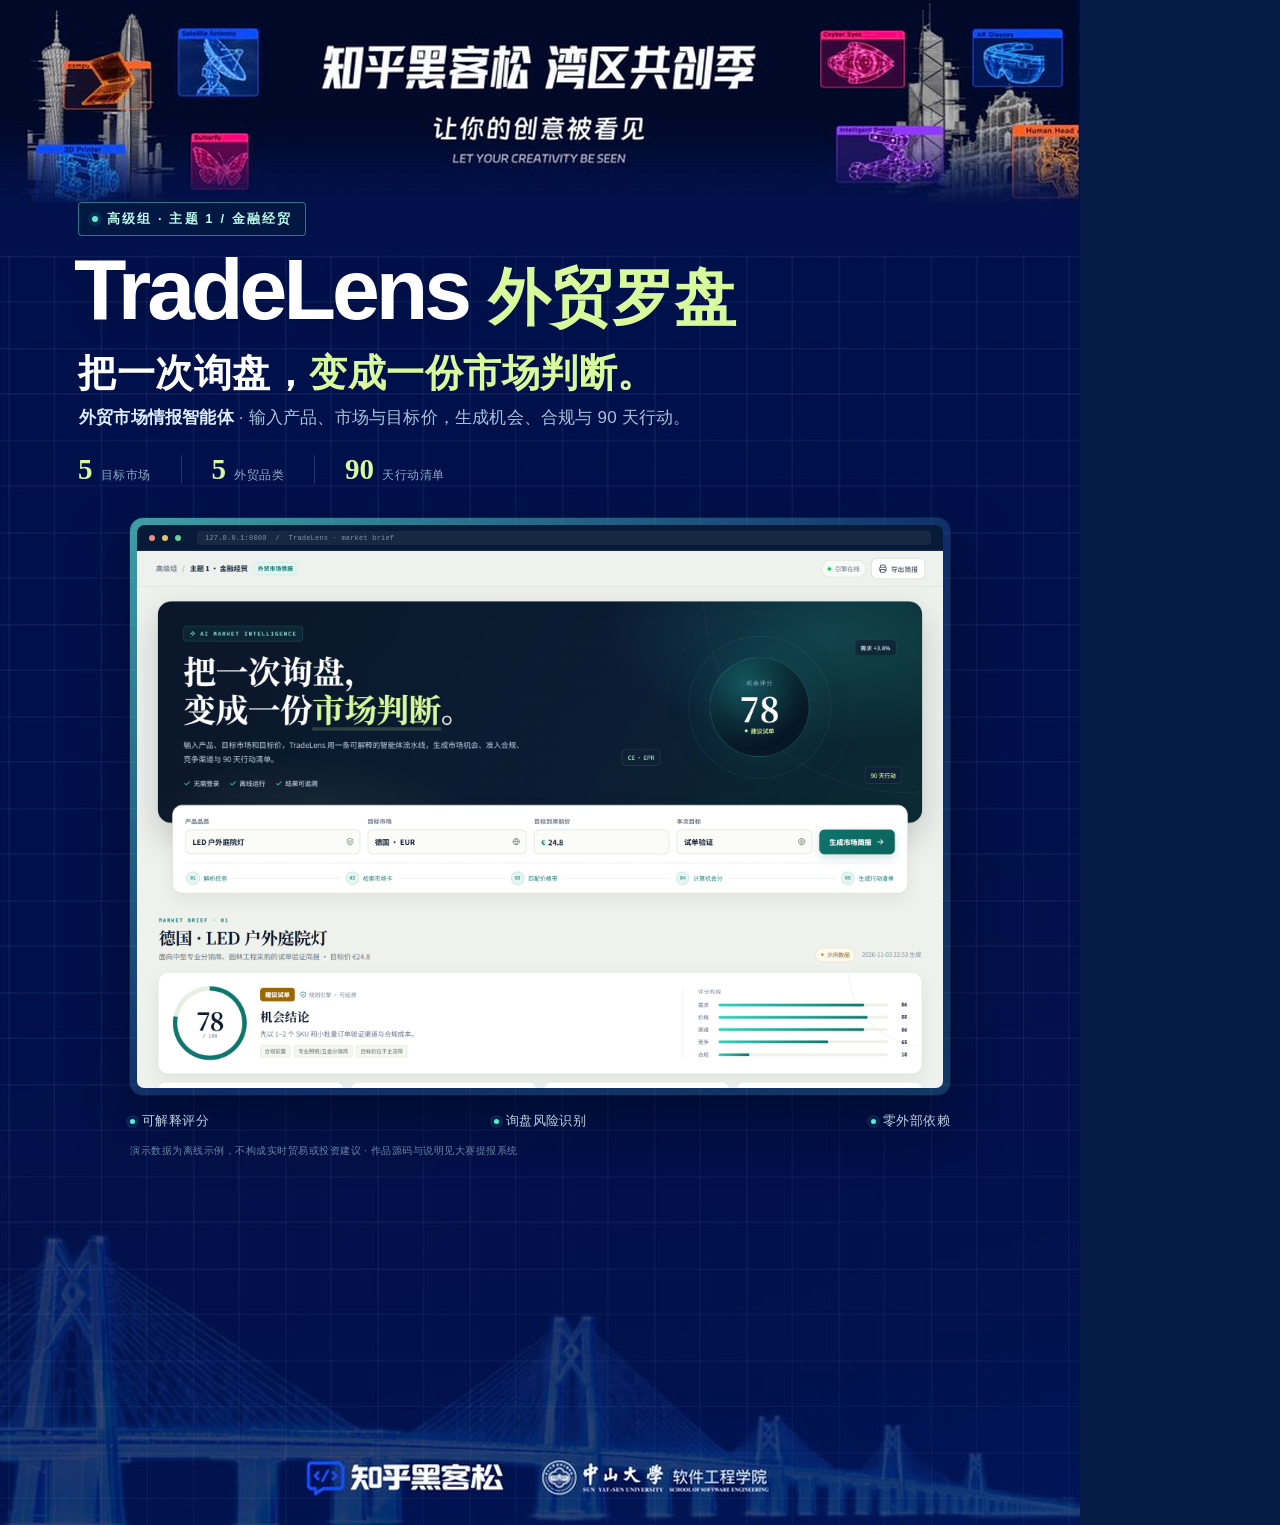
<file: poster/poster_official.html>
<!doctype html>
<html lang="zh-CN">
<head>
<meta charset="utf-8">
<title>TradeLens 外贸罗盘 · 官方模板海报</title>
<style>
  * { box-sizing: border-box; margin: 0; padding: 0; }
  @page { size: 1080px 1525px; margin: 0; }
  html, body { width: 1080px; height: 1525px; }
  body {
    font-family: "Microsoft YaHei", "Noto Sans SC", sans-serif;
    background: #061b45;
    color: #fff;
    overflow: hidden;
  }
  .poster {
    position: relative; width: 1080px; height: 1525px; overflow: hidden;
    background: url("official_template_1080.png") center / 100% 100% no-repeat;
  }
  .content { position: absolute; inset: 0; z-index: 2; }

  .badge {
    position: absolute; top: 202px; left: 78px;
    display: inline-flex; align-items: center; gap: 9px;
    font-size: 13px; letter-spacing: 2.1px; font-weight: 700; color: #baf8e9;
    border: 1px solid rgba(94, 234, 212, .46);
    background: rgba(5, 30, 61, .55); backdrop-filter: blur(3px);
    padding: 7px 13px; border-radius: 4px;
  }
  .badge i { width: 6px; height: 6px; border-radius: 50%; background: #5eead4; box-shadow: 0 0 0 4px rgba(94,234,212,.10); }

  h1 {
    position: absolute; top: 247px; left: 74px;
    line-height: .98; letter-spacing: -2px; font-weight: 800;
    display: flex; align-items: baseline; gap: 20px;
  }
  h1 .latin {
    font-family: "Segoe UI", "Arial", sans-serif; font-size: 86px; color: #fff;
    letter-spacing: -4px; text-shadow: 0 4px 18px rgba(0, 20, 55, .25);
  }
  h1 .cn {
    font-family: "Noto Serif SC", "Songti SC", serif; font-size: 62px;
    color: #d9f99d; letter-spacing: 0; font-weight: 700;
  }

  .tagline {
    position: absolute; top: 349px; left: 78px;
    font-family: "Noto Serif SC", "Songti SC", serif;
    font-size: 38px; line-height: 1.3; font-weight: 600; color: #fff;
    letter-spacing: .5px;
  }
  .tagline em { font-style: normal; color: #d9f99d; }

  .subline {
    position: absolute; top: 405px; left: 79px;
    color: #a9c0da; font-size: 17px; letter-spacing: .2px; line-height: 1.5;
  }
  .subline strong { color: #dfeefc; font-weight: 600; }

  .stats { position: absolute; top: 455px; left: 78px; display: flex; gap: 30px; }
  .stat { display: flex; align-items: baseline; gap: 8px; }
  .stat strong { font-family: "Noto Serif SC", serif; font-size: 29px; color: #d9f99d; font-weight: 700; line-height: 1; }
  .stat span { font-size: 12px; color: #8fa9c4; letter-spacing: .5px; }
  .stat + .stat { padding-left: 30px; border-left: 1px solid rgba(148, 190, 224, .22); }

  .shot {
    position: absolute; top: 518px; left: 130px; width: 820px;
    padding: 7px; border-radius: 13px;
    background: linear-gradient(145deg, rgba(94, 234, 212, .66), rgba(48, 108, 170, .30) 52%, rgba(94, 234, 212, .18));
    box-shadow: 0 28px 55px rgba(0, 8, 30, .55), 0 0 0 1px rgba(255,255,255,.08);
  }
  .browser {
    height: 26px; display: flex; align-items: center; gap: 7px; padding: 0 12px;
    background: #071b38; border-radius: 8px 8px 0 0; border-bottom: 1px solid rgba(255,255,255,.08);
  }
  .browser .dot { width: 6px; height: 6px; border-radius: 50%; background: #49627b; }
  .browser .dot:nth-child(1) { background: #ee8d7d; }
  .browser .dot:nth-child(2) { background: #e4c26b; }
  .browser .dot:nth-child(3) { background: #6ccf9e; }
  .browser .url {
    margin-left: 9px; flex: 1; height: 14px; border-radius: 3px;
    background: rgba(255,255,255,.06); color: #7793ae;
    font-family: "Cascadia Code", Consolas, monospace; font-size: 7px; line-height: 14px;
    padding-left: 8px; letter-spacing: .2px;
  }
  .shot img { display: block; width: 100%; height: auto; border-radius: 0 0 7px 7px; }

  .strip {
    position: absolute; top: 1112px; left: 130px; width: 820px;
    display: flex; justify-content: space-between; align-items: center;
    color: #bed0e2; font-size: 13px; letter-spacing: .4px;
  }
  .strip span { display: inline-flex; align-items: center; gap: 7px; }
  .strip i {
    width: 5px; height: 5px; border-radius: 50%; background: #5eead4;
    box-shadow: 0 0 0 4px rgba(94,234,212,.10);
  }

  .note {
    position: absolute; top: 1144px; left: 130px; width: 820px;
    color: #6886a4; font-size: 10px; letter-spacing: .5px;
  }
</style>
</head>
<body>
<div class="poster">
  <div class="content">
    <div class="badge"><i></i> 高级组 · 主题 1 / 金融经贸</div>

    <h1><span class="latin">TradeLens</span><span class="cn">外贸罗盘</span></h1>

    <div class="tagline">把一次询盘，<em>变成一份市场判断。</em></div>
    <div class="subline"><strong>外贸市场情报智能体</strong> · 输入产品、市场与目标价，生成机会、合规与 90 天行动。</div>

    <div class="stats">
      <div class="stat"><strong>5</strong><span>目标市场</span></div>
      <div class="stat"><strong>5</strong><span>外贸品类</span></div>
      <div class="stat"><strong>90</strong><span>天行动清单</span></div>
    </div>

    <div class="shot">
      <div class="browser">
        <i class="dot"></i><i class="dot"></i><i class="dot"></i>
        <div class="url">127.0.0.1:8000 &nbsp;/&nbsp; TradeLens · market brief</div>
      </div>
      <img src="../screenshots/poster_app_wide.png" alt="TradeLens 市场简报界面">
    </div>

    <div class="strip">
      <span><i></i> 可解释评分</span>
      <span><i></i> 询盘风险识别</span>
      <span><i></i> 零外部依赖</span>
    </div>
    <div class="note">演示数据为离线示例，不构成实时贸易或投资建议 · 作品源码与说明见大赛提报系统</div>
  </div>
</div>
</body>
</html>
</file>
